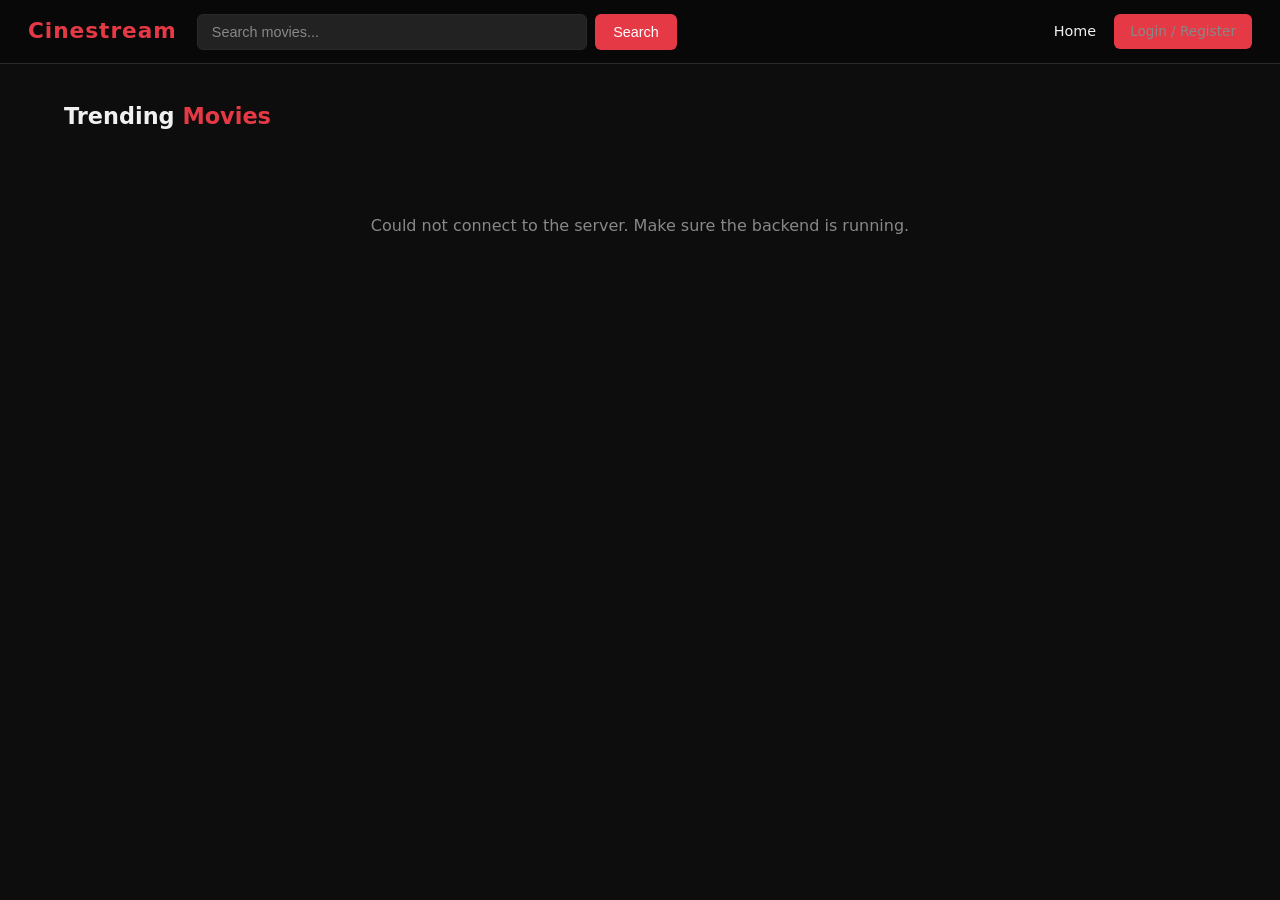
<file: frontend/index.html>
<!DOCTYPE html>
<html lang="en">
<head>
  <meta charset="UTF-8">
  <meta name="viewport" content="width=device-width, initial-scale=1.0">
  <title>Cinestream – Discover Movies</title>
  <link rel="stylesheet" href="css/styles.css">
</head>
<body>

  <nav>
    <a href="index.html" class="nav-logo">Cinestream</a>
    <div class="nav-search">
      <input type="text" id="searchInput" placeholder="Search movies...">
      <button onclick="doSearch()">Search</button>
    </div>
    <button class="mobile-search-btn" onclick="toggleMobileSearch()" aria-label="Search">
      <svg width="18" height="18" viewBox="0 0 24 24" fill="none" stroke="currentColor" stroke-width="2"><circle cx="11" cy="11" r="8"/><line x1="21" y1="21" x2="16.65" y2="16.65"/></svg>
    </button>
    <div class="nav-links" id="navLinks"></div>
  </nav>
  <div class="mobile-search-bar" id="mobileSearchBar">
    <input type="text" id="mobileSearchInput" placeholder="Search movies...">
    <button onclick="doMobileSearch()">Search</button>
  </div>

  <main>
    <h2 class="section-title">Trending <span>Movies</span></h2>
    <div class="movie-grid" id="movieGrid">
      <p class="loading">Loading movies...</p>
    </div>
    <div class="pagination" id="pagination"></div>
  </main>

  <script src="js/utils.js"></script>
  <script>
    async function loadMovies(page) {
      const grid = document.getElementById('movieGrid');
      grid.innerHTML = '<p class="loading">Loading movies...</p>';
      try {
        const res  = await fetch(`${API}/movies/popular?page=${page}`, { credentials: 'include' });
        const data = await res.json();
        const movies = data.results || [];
        if (!movies.length) {
          grid.innerHTML = '<div class="empty-state"><h3>No movies found</h3></div>';
          return;
        }
        grid.innerHTML = movies.map(movieCard).join('');
        buildPagination(Math.min(data.total_pages || 1, 10), page);
      } catch {
        grid.innerHTML = '<p class="loading">Could not connect to the server. Make sure the backend is running.</p>';
      }
    }

    function buildPagination(total, current) {
      const pg = document.getElementById('pagination');
      pg.innerHTML = '';
      const btn = (label, page, active) => {
        const b = document.createElement('button');
        b.textContent = label;
        if (active) b.classList.add('active');
        b.onclick = () => loadMovies(page);
        pg.appendChild(b);
      };
      if (current > 1) btn('Prev', current - 1, false);
      for (let i = Math.max(1, current - 2); i <= Math.min(total, current + 2); i++) {
        btn(i, i, i === current);
      }
      if (current < total) btn('Next', current + 1, false);
    }

    renderNav('home');
    setupSearchInput();
    loadMovies(1);
  </script>

</body>
</html>
</file>
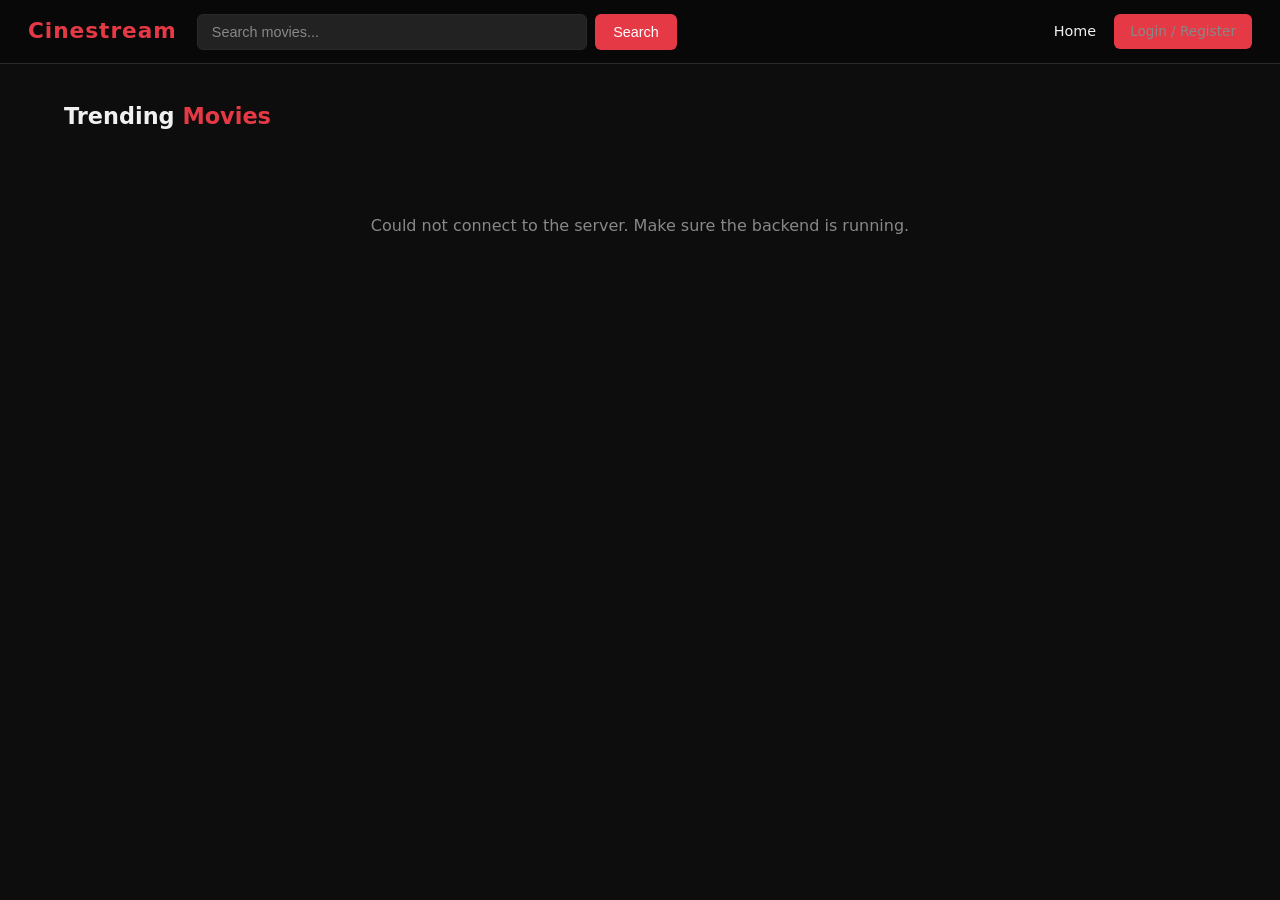
<file: frontend/admin.html>
<!DOCTYPE html>
<html lang="en">
<head>
  <meta charset="UTF-8">
  <meta name="viewport" content="width=device-width, initial-scale=1.0">
  <title>Admin Panel – Cinestream</title>
  <link rel="stylesheet" href="css/styles.css">
</head>
<body>

  <nav>
    <a href="index.html" class="nav-logo">Cinestream</a>
    <div class="nav-links" id="navLinks"></div>
  </nav>

  <div class="admin-wrap">

    <!-- SIDEBAR -->
    <aside class="admin-sidebar">
      <span class="sidebar-label">Admin Panel</span>
      <a href="#" id="sidebarUsers" onclick="showSection('users')" class="active">User Management</a>
      <a href="#" id="sidebarReviews" onclick="showSection('reviews')">Moderate Reviews</a>
    </aside>

    <!-- MAIN CONTENT -->
    <div class="admin-main">

      <!-- USER MANAGEMENT -->
      <div id="sectionUsers">
        <h1>User Management</h1>
        <p class="admin-subtitle">View and manage user accounts. Deactivated users cannot log in.</p>
        <div class="table-wrap">
          <table>
            <thead>
              <tr>
                <th>ID</th>
                <th>Username</th>
                <th>Email</th>
                <th>Status</th>
                <th>Action</th>
              </tr>
            </thead>
            <tbody id="usersTableBody">
              <tr><td colspan="5" style="text-align:center;color:var(--text-muted);padding:24px">Loading...</td></tr>
            </tbody>
          </table>
        </div>
      </div>

      <!-- MODERATE REVIEWS -->
      <div id="sectionReviews" style="display:none">
        <h1>Moderate Reviews</h1>
        <p class="admin-subtitle">View and delete user reviews across the platform.</p>
        <div class="table-wrap">
          <table>
            <thead>
              <tr>
                <th>ID</th>
                <th>User ID</th>
                <th>Movie ID</th>
                <th>Rating</th>
                <th>Comment</th>
                <th>Date</th>
                <th>Action</th>
              </tr>
            </thead>
            <tbody id="reviewsTableBody">
              <tr><td colspan="7" style="text-align:center;color:var(--text-muted);padding:24px">Loading...</td></tr>
            </tbody>
          </table>
        </div>
      </div>

    </div>
  </div>

  <script src="js/utils.js"></script>
  <script src="js/admin.js"></script>

</body>
</html>
</file>
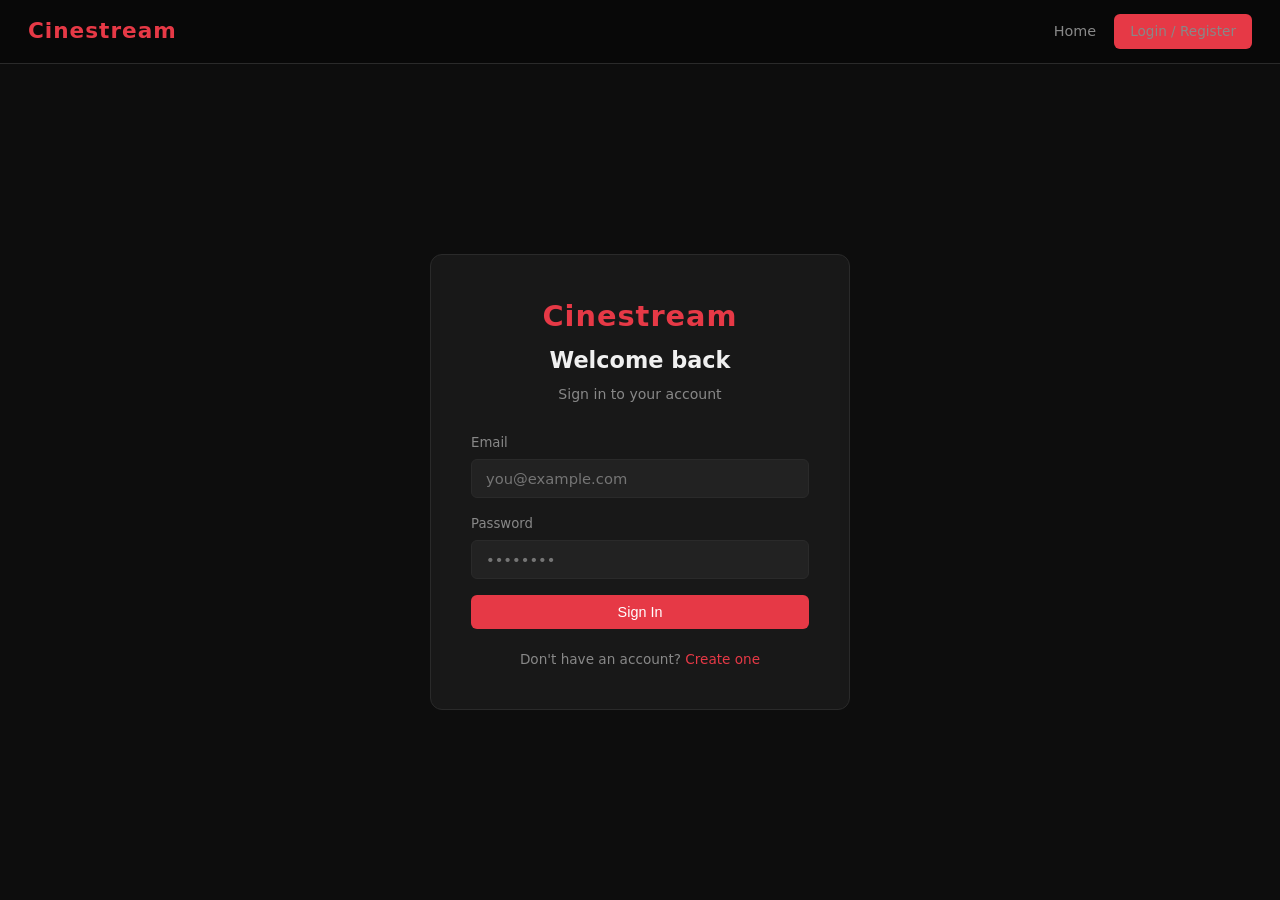
<file: frontend/auth.html>
<!DOCTYPE html>
<html lang="en">
<head>
  <meta charset="UTF-8">
  <meta name="viewport" content="width=device-width, initial-scale=1.0">
  <title>Login – Cinestream</title>
  <link rel="stylesheet" href="css/styles.css">
</head>
<body>

  <nav>
    <a href="index.html" class="nav-logo">Cinestream</a>
    <div class="nav-links" id="navLinks"></div>
  </nav>

  <div class="auth-page">
    <div class="auth-container">

      <div class="auth-logo">Cinestream</div>

      <!-- LOGIN FORM -->
      <div id="loginSection">
        <h2 class="auth-title">Welcome back</h2>
        <p class="auth-subtitle">Sign in to your account</p>

        <div class="auth-error" id="loginError"></div>

        <div class="form-group">
          <label for="loginEmail">Email</label>
          <input type="email" id="loginEmail" placeholder="you@example.com">
        </div>
        <div class="form-group">
          <label for="loginPassword">Password</label>
          <input type="password" id="loginPassword" placeholder="••••••••">
        </div>

        <button class="btn btn-primary btn-full" onclick="doLogin()">Sign In</button>

        <p class="auth-toggle">
          Don't have an account? <a onclick="showRegister()">Create one</a>
        </p>
      </div>

      <!-- REGISTER FORM -->
      <div id="registerSection" style="display:none">
        <h2 class="auth-title">Create account</h2>
        <p class="auth-subtitle">Join Cinestream to track your watchlist</p>

        <div class="auth-error" id="registerError"></div>

        <div class="form-group">
          <label for="regUsername">Username</label>
          <input type="text" id="regUsername" placeholder="e.g. moviefan99">
        </div>
        <div class="form-group">
          <label for="regEmail">Email</label>
          <input type="email" id="regEmail" placeholder="you@example.com">
        </div>
        <div class="form-group">
          <label for="regPassword">Password</label>
          <input type="password" id="regPassword" placeholder="••••••••">
        </div>

        <button class="btn btn-primary btn-full" onclick="doRegister()">Create Account</button>

        <p class="auth-toggle">
          Already have an account? <a onclick="showLogin()">Sign in</a>
        </p>
      </div>

    </div>
  </div>

  <script src="js/utils.js"></script>
  <script src="js/auth.js"></script>

</body>
</html>
</file>
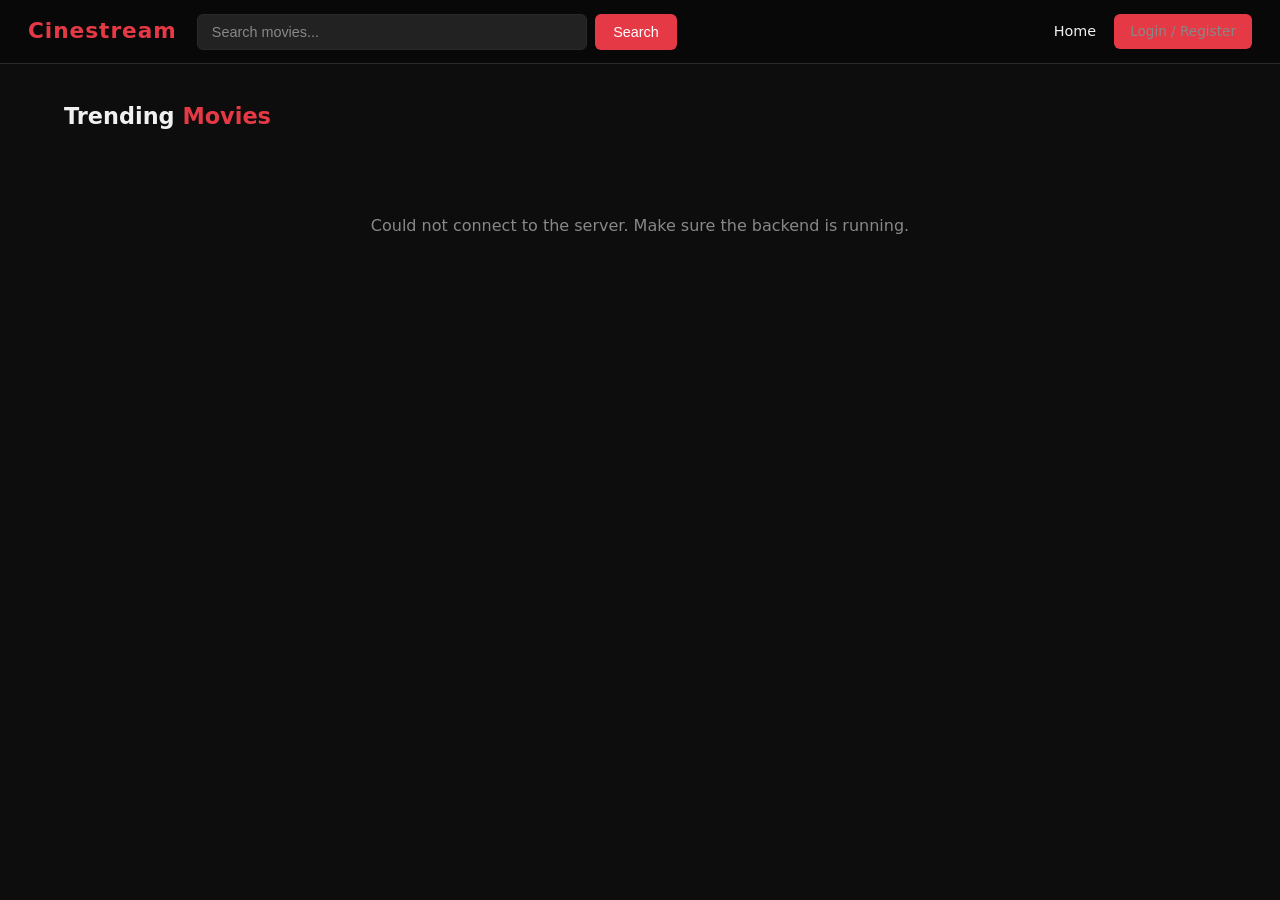
<file: frontend/movie.html>
<!DOCTYPE html>
<html lang="en">
<head>
  <meta charset="UTF-8">
  <meta name="viewport" content="width=device-width, initial-scale=1.0">
  <title>Movie – Cinestream</title>
  <link rel="stylesheet" href="css/styles.css">
</head>
<body>

  <nav>
    <a href="index.html" class="nav-logo">Cinestream</a>
    <div class="nav-search">
      <input type="text" id="searchInput" placeholder="Search movies...">
      <button onclick="doSearch()">Search</button>
    </div>
    <button class="mobile-search-btn" onclick="toggleMobileSearch()" aria-label="Search">
      <svg width="18" height="18" viewBox="0 0 24 24" fill="none" stroke="currentColor" stroke-width="2"><circle cx="11" cy="11" r="8"/><line x1="21" y1="21" x2="16.65" y2="16.65"/></svg>
    </button>
    <div class="nav-links" id="navLinks"></div>
  </nav>
  <div class="mobile-search-bar" id="mobileSearchBar">
    <input type="text" id="mobileSearchInput" placeholder="Search movies...">
    <button onclick="doMobileSearch()">Search</button>
  </div>

  <main>
    <!-- MOVIE DETAILS -->
    <div class="movie-details-top" id="movieDetails">
      <p class="loading" style="grid-column:1/-1">Loading movie...</p>
    </div>

    <hr class="section-divider">

    <!-- REVIEWS -->
    <div id="reviewsSection">
      <div class="reviews-header">
        <h2>Reviews</h2>
      </div>

      <!-- Write a review (only shown when logged in and hasn't reviewed yet) -->
      <div class="review-form-box" id="reviewFormBox" style="display:none">
        <h3>Write a Review</h3>
        <div class="rating-row">
          <label>Rating</label>
          <div class="star-picker" id="starPicker">
            <span data-val="1">&#9733;</span>
            <span data-val="2">&#9733;</span>
            <span data-val="3">&#9733;</span>
            <span data-val="4">&#9733;</span>
            <span data-val="5">&#9733;</span>
          </div>
        </div>
        <div class="form-group">
          <textarea id="reviewComment" placeholder="Share your thoughts about this movie..."></textarea>
        </div>
        <button class="btn btn-primary" onclick="submitReview()">Post Review</button>
      </div>

      <div id="reviewsList"></div>
    </div>

    <hr class="section-divider">

    <!-- MORE LIKE THIS -->
    <div id="recommendationsSection">
      <h2 class="section-title">More Like <span>This</span></h2>
      <div class="horizontal-scroll" id="recommendationsList">
        <p class="loading">Loading recommendations...</p>
      </div>
    </div>
  </main>

  <script src="js/utils.js"></script>
  <script src="js/movie.js"></script>

</body>
</html>
</file>
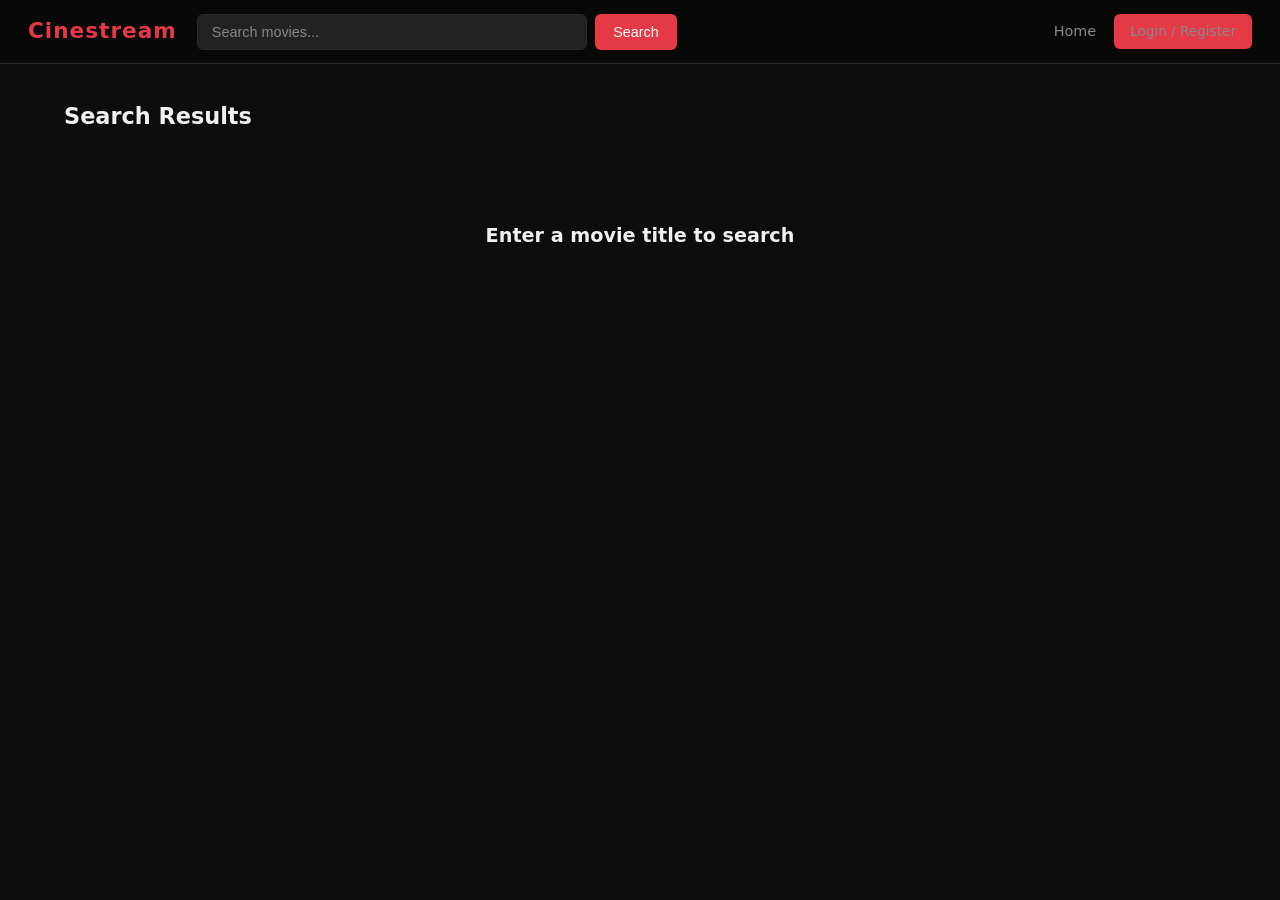
<file: frontend/search.html>
<!DOCTYPE html>
<html lang="en">
<head>
  <meta charset="UTF-8">
  <meta name="viewport" content="width=device-width, initial-scale=1.0">
  <title>Search – Cinestream</title>
  <link rel="stylesheet" href="css/styles.css">
</head>
<body>

  <nav>
    <a href="index.html" class="nav-logo">Cinestream</a>
    <div class="nav-search">
      <input type="text" id="searchInput" placeholder="Search movies...">
      <button onclick="doSearch()">Search</button>
    </div>
    <button class="mobile-search-btn" onclick="toggleMobileSearch()" aria-label="Search">
      <svg width="18" height="18" viewBox="0 0 24 24" fill="none" stroke="currentColor" stroke-width="2"><circle cx="11" cy="11" r="8"/><line x1="21" y1="21" x2="16.65" y2="16.65"/></svg>
    </button>
    <div class="nav-links" id="navLinks"></div>
  </nav>
  <div class="mobile-search-bar" id="mobileSearchBar">
    <input type="text" id="mobileSearchInput" placeholder="Search movies...">
    <button onclick="doMobileSearch()">Search</button>
  </div>

  <main>
    <h2 class="section-title" id="searchTitle">Search Results</h2>
    <div class="movie-grid" id="movieGrid">
      <p class="loading">Searching...</p>
    </div>
  </main>

  <script src="js/utils.js"></script>
  <script src="js/search.js"></script>

</body>
</html>
</file>
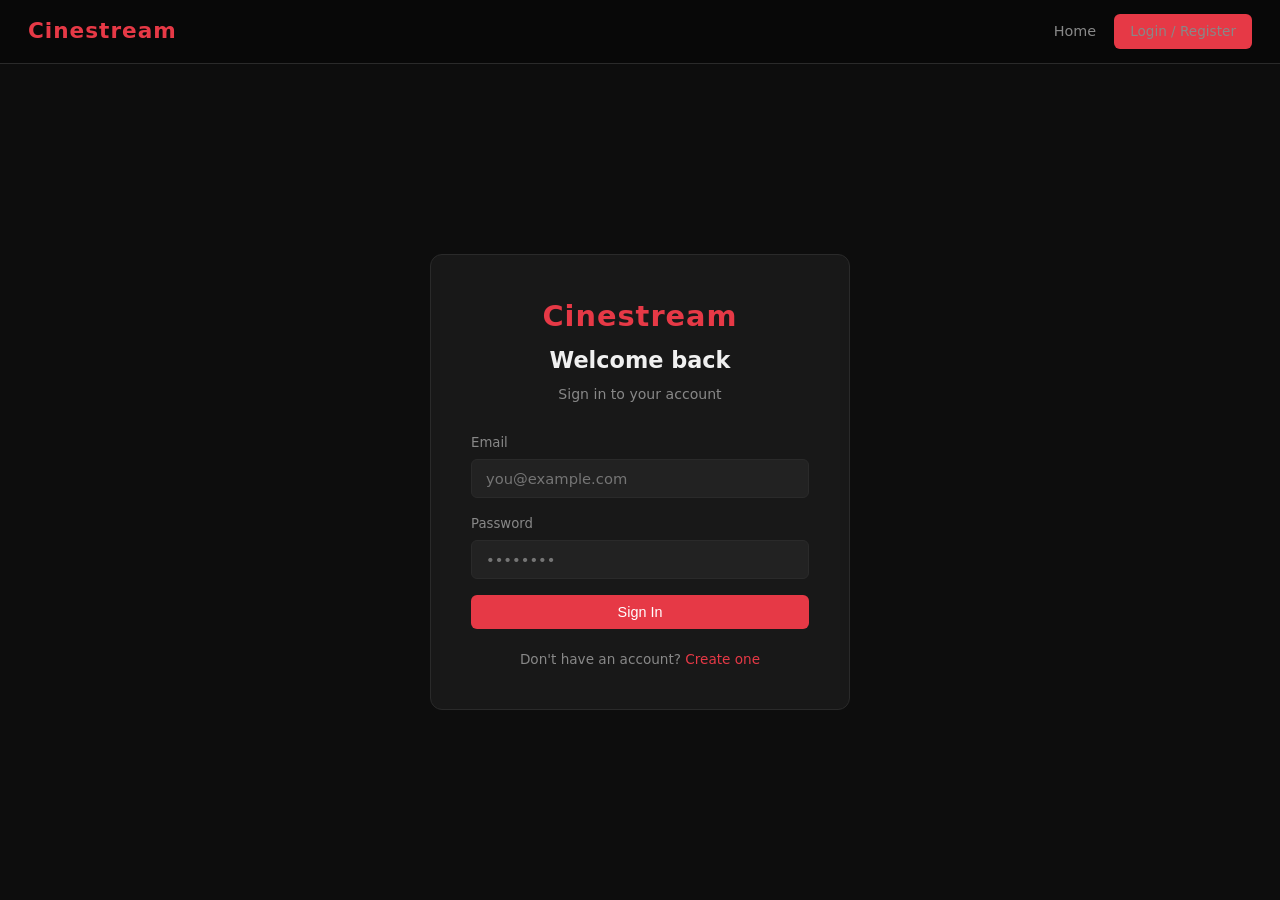
<file: frontend/watchlist.html>
<!DOCTYPE html>
<html lang="en">
<head>
  <meta charset="UTF-8">
  <meta name="viewport" content="width=device-width, initial-scale=1.0">
  <title>Watchlist – Cinestream</title>
  <link rel="stylesheet" href="css/styles.css">
</head>
<body>

  <nav>
    <a href="index.html" class="nav-logo">Cinestream</a>
    <div class="nav-search">
      <input type="text" id="searchInput" placeholder="Search movies...">
      <button onclick="doSearch()">Search</button>
    </div>
    <button class="mobile-search-btn" onclick="toggleMobileSearch()" aria-label="Search">
      <svg width="18" height="18" viewBox="0 0 24 24" fill="none" stroke="currentColor" stroke-width="2"><circle cx="11" cy="11" r="8"/><line x1="21" y1="21" x2="16.65" y2="16.65"/></svg>
    </button>
    <div class="nav-links" id="navLinks"></div>
  </nav>
  <div class="mobile-search-bar" id="mobileSearchBar">
    <input type="text" id="mobileSearchInput" placeholder="Search movies...">
    <button onclick="doMobileSearch()">Search</button>
  </div>

  <main>
    <div class="page-header">
      <h1>My Watchlist</h1>
      <p>Movies you want to watch</p>
    </div>

    <div class="movie-grid" id="watchlistGrid">
      <p class="loading">Loading watchlist...</p>
    </div>
  </main>

  <script src="js/utils.js"></script>
  <script>
    const user = getUser();
    if (!user) window.location.href = 'auth.html';

    renderNav('watchlist');
    setupSearchInput();

    async function loadWatchlist() {
      const grid = document.getElementById('watchlistGrid');
      try {
        const res   = await fetch(`${API}/watchlist/`, { credentials: 'include' });
        const items = await res.json();

        if (!items.length) {
          grid.innerHTML = `
            <div class="empty-state">
              <h3>Your watchlist is empty</h3>
              <p>Browse movies and click "Add to Watchlist" to save them here</p>
              <a href="index.html" class="btn btn-primary" style="margin-top:16px">Browse Movies</a>
            </div>`;
          return;
        }

        grid.innerHTML = items.map(item => `
          <div class="movie-card">
            ${item.poster_path
              ? `<img src="https://image.tmdb.org/t/p/w300${item.poster_path}" alt="${item.title}" loading="lazy" onclick="window.location.href='movie.html?id=${item.tmdb_id}'" style="cursor:pointer">`
              : `<div class="movie-card-no-poster" onclick="window.location.href='movie.html?id=${item.tmdb_id}'" style="cursor:pointer">No Poster</div>`}
            <div class="movie-card-info">
              <div class="movie-card-title" title="${item.title}">${item.title}</div>
              <div style="margin-top:8px">
                <button class="btn btn-danger btn-sm" onclick="removeFromWatchlist(${item.tmdb_id}, this)">Remove</button>
              </div>
            </div>
          </div>`).join('');

      } catch {
        grid.innerHTML = '<p class="loading">Could not load watchlist. Make sure the backend is running.</p>';
      }
    }

    async function removeFromWatchlist(tmdbId, btn) {
      btn.disabled = true;
      btn.textContent = '...';
      const res = await fetch(`${API}/watchlist/remove/${tmdbId}`, { method: 'DELETE', credentials: 'include' });
      if (res.ok) { toast('Removed from watchlist'); loadWatchlist(); }
      else        { toast('Could not remove.', 'error'); btn.disabled = false; btn.textContent = 'Remove'; }
    }

    loadWatchlist();
  </script>

</body>
</html>
</file>
<file: frontend/css/styles.css>
/* =========================================
   Cinestream – Global Styles (Dark Cinema Theme)
   ========================================= */

*, *::before, *::after { box-sizing: border-box; margin: 0; padding: 0; }

:root {
  --bg:           #0d0d0d;
  --surface:      #181818;
  --surface2:     #222222;
  --accent:       #e63946;
  --accent-hover: #c1121f;
  --text:         #f0f0f0;
  --text-muted:   #888888;
  --border:       #2a2a2a;
  --gold:         #f4d03f;
  --nav-h:        64px;
}

body {
  background: var(--bg);
  color: var(--text);
  font-family: 'Segoe UI', system-ui, -apple-system, sans-serif;
  min-height: 100vh;
  line-height: 1.5;
}

a { color: inherit; text-decoration: none; }

/* ---- NAVIGATION ---- */
nav {
  position: sticky;
  top: 0;
  z-index: 200;
  height: var(--nav-h);
  background: #080808;
  border-bottom: 1px solid var(--border);
  display: flex;
  align-items: center;
  gap: 20px;
  padding: 0 28px;
}

.nav-logo {
  font-size: 1.35rem;
  font-weight: 800;
  color: var(--accent);
  letter-spacing: 1px;
  white-space: nowrap;
  flex-shrink: 0;
}

.nav-search {
  flex: 1;
  max-width: 480px;
  display: flex;
  gap: 8px;
}

.nav-search input {
  flex: 1;
  padding: 9px 14px;
  background: var(--surface2);
  border: 1px solid var(--border);
  border-radius: 6px;
  color: var(--text);
  font-size: 0.9rem;
  outline: none;
  transition: border-color 0.2s;
}

.nav-search input::placeholder { color: var(--text-muted); }
.nav-search input:focus { border-color: var(--accent); }

.nav-search button {
  padding: 9px 18px;
  background: var(--accent);
  color: #fff;
  border: none;
  border-radius: 6px;
  font-size: 0.9rem;
  font-weight: 500;
  cursor: pointer;
  transition: background 0.2s;
  white-space: nowrap;
}

.nav-search button:hover { background: var(--accent-hover); }

.nav-links {
  margin-left: auto;
  display: flex;
  align-items: center;
  gap: 18px;
  flex-shrink: 0;
}

.nav-links a {
  color: var(--text-muted);
  font-size: 0.9rem;
  transition: color 0.2s;
}

.nav-links a:hover,
.nav-links a.active { color: var(--text); }

/* ---- USER PROFILE DROPDOWN ---- */
.user-menu {
  position: relative;
}

.user-avatar {
  width: 38px;
  height: 38px;
  border-radius: 50%;
  background: var(--accent);
  color: #fff;
  font-size: 1rem;
  font-weight: 700;
  border: none;
  cursor: pointer;
  display: flex;
  align-items: center;
  justify-content: center;
  text-transform: uppercase;
  transition: opacity 0.2s;
  flex-shrink: 0;
}

.user-avatar:hover { opacity: 0.85; }

.user-dropdown {
  display: none;
  position: absolute;
  top: calc(100% + 10px);
  right: 0;
  width: 220px;
  background: #1e1e2e;
  border: 1px solid var(--border);
  border-radius: 10px;
  box-shadow: 0 8px 28px rgba(0,0,0,0.5);
  z-index: 300;
  overflow: hidden;
}

.user-dropdown.open { display: block; }

.user-dropdown-header {
  padding: 14px 16px;
  border-bottom: 1px solid var(--border);
  display: flex;
  flex-direction: column;
  gap: 2px;
}

.user-dropdown-header strong {
  color: var(--text);
  font-size: 0.95rem;
}

.user-dropdown-header span {
  color: var(--text-muted);
  font-size: 0.78rem;
}

.user-dropdown-item {
  display: flex;
  align-items: center;
  gap: 10px;
  padding: 11px 16px;
  color: var(--text-muted);
  font-size: 0.88rem;
  text-decoration: none;
  background: none;
  border: none;
  width: 100%;
  cursor: pointer;
  transition: background 0.15s, color 0.15s;
  text-align: left;
}

.user-dropdown-item:hover {
  background: var(--surface2);
  color: var(--text);
}

.user-dropdown-item svg {
  flex-shrink: 0;
  opacity: 0.7;
}

.user-dropdown-item:hover svg { opacity: 1; }

.user-dropdown-divider {
  height: 1px;
  background: var(--border);
  margin: 4px 0;
}

.user-dropdown-logout {
  color: var(--accent);
}

.user-dropdown-logout:hover {
  background: rgba(230,57,70,0.12);
  color: var(--accent);
}

/* ---- BUTTONS ---- */
.btn {
  display: inline-flex;
  align-items: center;
  gap: 6px;
  padding: 9px 20px;
  border-radius: 6px;
  border: none;
  cursor: pointer;
  font-size: 0.9rem;
  font-weight: 500;
  transition: background 0.2s, border-color 0.2s, color 0.2s;
}

.btn-primary { background: var(--accent); color: #fff; }
.btn-primary:hover { background: var(--accent-hover); }

.btn-outline {
  background: transparent;
  color: var(--text-muted);
  border: 1px solid var(--border);
}
.btn-outline:hover { border-color: var(--text-muted); color: var(--text); }

.btn-success { background: #2ecc71; color: #fff; }
.btn-success:hover { background: #27ae60; }

.btn-danger { background: transparent; color: #e74c3c; border: 1px solid #e74c3c; }
.btn-danger:hover { background: #e74c3c; color: #fff; }

.btn-sm { padding: 5px 12px; font-size: 0.8rem; }
.btn-full { width: 100%; justify-content: center; }

/* ---- MAIN LAYOUT ---- */
main {
  max-width: 1200px;
  margin: 0 auto;
  padding: 36px 24px;
}

.section-title {
  font-size: 1.4rem;
  font-weight: 700;
  margin-bottom: 24px;
}

.section-title span { color: var(--accent); }

/* ---- MOVIE GRID ---- */
.movie-grid {
  display: grid;
  grid-template-columns: repeat(auto-fill, minmax(155px, 1fr));
  gap: 20px;
}

/* ---- MOVIE CARD ---- */
.movie-card {
  background: var(--surface);
  border-radius: 8px;
  overflow: hidden;
  cursor: pointer;
  position: relative;
  border: 1px solid var(--border);
  transition: transform 0.2s, box-shadow 0.2s, border-color 0.2s;
}

.movie-card:hover {
  transform: translateY(-5px);
  box-shadow: 0 12px 32px rgba(0,0,0,0.6);
  border-color: #444;
}

.movie-card img {
  width: 100%;
  aspect-ratio: 2/3;
  object-fit: cover;
  display: block;
}

.movie-card-no-poster {
  width: 100%;
  aspect-ratio: 2/3;
  background: var(--surface2);
  display: flex;
  align-items: center;
  justify-content: center;
  color: var(--text-muted);
  font-size: 0.75rem;
  text-align: center;
  padding: 12px;
}

.movie-card-overlay {
  position: absolute;
  inset: 0;
  background: rgba(0,0,0,0.72);
  display: flex;
  align-items: center;
  justify-content: center;
  opacity: 0;
  transition: opacity 0.2s;
}

.movie-card:hover .movie-card-overlay { opacity: 1; }

.movie-card-info { padding: 10px 12px; }

.movie-card-title {
  font-size: 0.85rem;
  font-weight: 600;
  white-space: nowrap;
  overflow: hidden;
  text-overflow: ellipsis;
  margin-bottom: 5px;
}

.movie-card-meta {
  display: flex;
  justify-content: space-between;
  font-size: 0.75rem;
  color: var(--text-muted);
}

.movie-card-rating { color: var(--gold); }

/* ---- STATES ---- */
.loading {
  grid-column: 1 / -1;
  text-align: center;
  color: var(--text-muted);
  padding: 56px 24px;
  font-size: 1rem;
}

.empty-state {
  grid-column: 1 / -1;
  text-align: center;
  color: var(--text-muted);
  padding: 64px 24px;
}

.empty-state h3 { font-size: 1.2rem; margin-bottom: 8px; color: var(--text); }
.empty-state p { font-size: 0.9rem; }

/* ---- PAGINATION ---- */
.pagination {
  display: flex;
  justify-content: center;
  gap: 8px;
  margin-top: 36px;
  flex-wrap: wrap;
}

.pagination button {
  padding: 8px 16px;
  background: var(--surface2);
  color: var(--text-muted);
  border: 1px solid var(--border);
  border-radius: 6px;
  cursor: pointer;
  font-size: 0.85rem;
  transition: all 0.2s;
}

.pagination button:hover { background: var(--surface); color: var(--text); }
.pagination button.active { background: var(--accent); color: #fff; border-color: var(--accent); }

/* ---- TOAST NOTIFICATION ---- */
.toast {
  position: fixed;
  bottom: 28px;
  right: 28px;
  background: var(--surface2);
  color: var(--text);
  padding: 14px 20px;
  border-radius: 8px;
  border-left: 4px solid var(--accent);
  font-size: 0.88rem;
  z-index: 9999;
  max-width: 320px;
  box-shadow: 0 4px 20px rgba(0,0,0,0.5);
  animation: toastIn 0.3s ease;
}

.toast.success { border-left-color: #2ecc71; }
.toast.error   { border-left-color: #e74c3c; }

/* ---- PROFILE MODAL ---- */
.profile-modal-overlay {
  position: fixed;
  inset: 0;
  background: rgba(0,0,0,0.6);
  display: flex;
  align-items: center;
  justify-content: center;
  z-index: 9000;
  animation: toastIn 0.2s ease;
}

.profile-modal {
  background: #1e1e2e;
  border: 1px solid var(--border);
  border-radius: 14px;
  padding: 40px 36px 32px;
  text-align: center;
  width: 300px;
  position: relative;
  box-shadow: 0 16px 48px rgba(0,0,0,0.6);
}

.profile-modal-close {
  position: absolute;
  top: 12px;
  right: 14px;
  background: none;
  border: none;
  color: var(--text-muted);
  font-size: 1.4rem;
  cursor: pointer;
  line-height: 1;
}

.profile-modal-close:hover { color: var(--text); }

.profile-modal-avatar {
  width: 72px;
  height: 72px;
  border-radius: 50%;
  background: var(--accent);
  color: #fff;
  font-size: 2rem;
  font-weight: 700;
  display: flex;
  align-items: center;
  justify-content: center;
  margin: 0 auto 16px;
  text-transform: uppercase;
}

.profile-modal-name {
  font-size: 1.2rem;
  font-weight: 700;
  color: var(--text);
  margin-bottom: 4px;
}

.profile-modal-email {
  font-size: 0.85rem;
  color: var(--text-muted);
  margin-bottom: 14px;
}

.profile-modal-badge {
  display: inline-block;
  padding: 4px 14px;
  border-radius: 20px;
  background: rgba(230,57,70,0.15);
  color: var(--accent);
  font-size: 0.78rem;
  font-weight: 600;
  letter-spacing: 0.5px;
}

@keyframes toastIn {
  from { transform: translateX(110%); opacity: 0; }
  to   { transform: translateX(0);    opacity: 1; }
}

/* ---- AUTH PAGE ---- */
.auth-page {
  min-height: calc(100vh - var(--nav-h));
  display: flex;
  align-items: center;
  justify-content: center;
  padding: 24px;
}

.auth-container {
  width: 100%;
  max-width: 420px;
  background: var(--surface);
  border: 1px solid var(--border);
  border-radius: 12px;
  padding: 40px;
}

.auth-logo {
  text-align: center;
  font-size: 1.8rem;
  font-weight: 800;
  color: var(--accent);
  letter-spacing: 1px;
  margin-bottom: 6px;
}

.auth-title {
  font-size: 1.4rem;
  font-weight: 700;
  text-align: center;
  margin-bottom: 6px;
}

.auth-subtitle {
  color: var(--text-muted);
  text-align: center;
  font-size: 0.88rem;
  margin-bottom: 28px;
}

.form-group { margin-bottom: 16px; }

.form-group label {
  display: block;
  font-size: 0.83rem;
  color: var(--text-muted);
  margin-bottom: 6px;
  font-weight: 500;
}

.form-group input,
.form-group textarea,
.form-group select {
  width: 100%;
  padding: 10px 14px;
  background: var(--surface2);
  border: 1px solid var(--border);
  border-radius: 6px;
  color: var(--text);
  font-size: 0.92rem;
  outline: none;
  font-family: inherit;
  transition: border-color 0.2s;
}

.form-group input:focus,
.form-group textarea:focus { border-color: var(--accent); }

.form-group textarea { resize: vertical; min-height: 80px; }

.auth-error {
  background: rgba(230, 57, 70, 0.12);
  border: 1px solid rgba(230, 57, 70, 0.4);
  color: #ff6b6b;
  padding: 10px 14px;
  border-radius: 6px;
  font-size: 0.85rem;
  margin-bottom: 16px;
  display: none;
}

.auth-toggle {
  text-align: center;
  margin-top: 20px;
  font-size: 0.85rem;
  color: var(--text-muted);
}

.auth-toggle a { color: var(--accent); cursor: pointer; }

/* ---- MOVIE DETAILS PAGE ---- */
.movie-details-top {
  display: grid;
  grid-template-columns: 260px 1fr;
  gap: 40px;
  margin-bottom: 48px;
}

.movie-poster img {
  width: 100%;
  border-radius: 10px;
  box-shadow: 0 8px 40px rgba(0,0,0,0.7);
}

.movie-poster-placeholder {
  width: 100%;
  aspect-ratio: 2/3;
  background: var(--surface2);
  border-radius: 10px;
  display: flex;
  align-items: center;
  justify-content: center;
  color: var(--text-muted);
}

.movie-info h1 {
  font-size: 1.9rem;
  font-weight: 800;
  margin-bottom: 10px;
  line-height: 1.2;
}

.movie-meta {
  display: flex;
  flex-wrap: wrap;
  gap: 20px;
  margin-bottom: 14px;
  color: var(--text-muted);
  font-size: 0.88rem;
}

.movie-meta .tmdb-rating {
  color: var(--gold);
  font-weight: 700;
  font-size: 1rem;
}

.genre-tags {
  display: flex;
  flex-wrap: wrap;
  gap: 8px;
  margin-bottom: 20px;
}

.genre-tag {
  padding: 4px 14px;
  background: var(--surface2);
  border: 1px solid var(--border);
  border-radius: 20px;
  font-size: 0.78rem;
  color: var(--text-muted);
}

.movie-overview {
  color: #ccc;
  line-height: 1.75;
  margin-bottom: 20px;
  font-size: 0.94rem;
}

.movie-cast {
  font-size: 0.88rem;
  color: var(--text-muted);
  margin-bottom: 24px;
}

.movie-cast strong { color: var(--text); }

.movie-actions {
  display: flex;
  flex-wrap: wrap;
  gap: 10px;
}

/* ---- REVIEWS ---- */
.section-divider {
  border: none;
  border-top: 1px solid var(--border);
  margin: 40px 0 32px;
}

.reviews-header {
  display: flex;
  justify-content: space-between;
  align-items: center;
  margin-bottom: 24px;
}

.reviews-header h2 { font-size: 1.3rem; }

.review-form-box {
  background: var(--surface);
  border: 1px solid var(--border);
  border-radius: 10px;
  padding: 20px;
  margin-bottom: 28px;
}

.review-form-box h3 {
  font-size: 0.95rem;
  color: var(--text-muted);
  margin-bottom: 14px;
}

.rating-row {
  display: flex;
  align-items: center;
  gap: 10px;
  margin-bottom: 12px;
}

.rating-row label { font-size: 0.85rem; color: var(--text-muted); min-width: 55px; }

/* Stars */
.star-picker {
  display: flex;
  gap: 4px;
}

.star-picker span {
  font-size: 1.6rem;
  color: var(--border);
  cursor: pointer;
  transition: color 0.15s, transform 0.1s;
  line-height: 1;
}

.star-picker span:hover,
.star-picker span.active { color: var(--gold); }

.star-picker span:hover { transform: scale(1.15); }

.review-score { color: var(--gold); letter-spacing: 1px; }

.review-card {
  background: var(--surface);
  border: 1px solid var(--border);
  border-radius: 8px;
  padding: 16px;
  margin-bottom: 12px;
}

.review-card-top {
  display: flex;
  justify-content: space-between;
  align-items: flex-start;
  margin-bottom: 8px;
}

.review-user  { font-weight: 600; font-size: 0.9rem; }
.review-score { color: var(--gold); font-size: 0.85rem; }
.review-text  { color: #ccc; font-size: 0.9rem; line-height: 1.6; }
.review-date  { color: var(--text-muted); font-size: 0.75rem; margin-top: 8px; }

.review-own-actions { display: flex; gap: 8px; margin-top: 10px; }

/* ---- MORE LIKE THIS ---- */
.horizontal-scroll {
  display: flex;
  gap: 16px;
  overflow-x: auto;
  padding-bottom: 8px;
  scrollbar-width: thin;
  scrollbar-color: var(--border) transparent;
}

.horizontal-scroll .movie-card { flex: 0 0 145px; }

/* ---- WATCHLIST PAGE ---- */
.page-header { margin-bottom: 28px; }
.page-header h1 { font-size: 1.6rem; margin-bottom: 6px; }
.page-header p  { color: var(--text-muted); font-size: 0.9rem; }

/* ---- ADMIN PANEL ---- */
.admin-wrap {
  display: flex;
  min-height: calc(100vh - var(--nav-h));
}

.admin-sidebar {
  width: 220px;
  flex-shrink: 0;
  background: var(--surface);
  border-right: 1px solid var(--border);
  padding: 24px 0;
}

.sidebar-label {
  font-size: 0.7rem;
  text-transform: uppercase;
  letter-spacing: 1.2px;
  color: var(--text-muted);
  padding: 0 20px;
  margin-bottom: 6px;
  margin-top: 16px;
  display: block;
}

.admin-sidebar a {
  display: flex;
  align-items: center;
  gap: 8px;
  padding: 10px 20px;
  color: var(--text-muted);
  font-size: 0.88rem;
  border-left: 3px solid transparent;
  transition: all 0.2s;
}

.admin-sidebar a:hover,
.admin-sidebar a.active {
  background: var(--surface2);
  color: var(--text);
  border-left-color: var(--accent);
}

.admin-main { flex: 1; padding: 32px; overflow-x: auto; }
.admin-main h1 { font-size: 1.4rem; margin-bottom: 6px; }
.admin-main .admin-subtitle { color: var(--text-muted); font-size: 0.88rem; margin-bottom: 24px; }

/* ---- TABLE ---- */
.table-wrap {
  overflow-x: auto;
  border-radius: 8px;
  border: 1px solid var(--border);
}

table { width: 100%; border-collapse: collapse; font-size: 0.88rem; }

table th {
  background: var(--surface2);
  color: var(--text-muted);
  padding: 12px 16px;
  text-align: left;
  font-size: 0.75rem;
  text-transform: uppercase;
  letter-spacing: 0.5px;
  font-weight: 600;
  border-bottom: 1px solid var(--border);
}

table td {
  padding: 12px 16px;
  border-bottom: 1px solid var(--border);
  color: var(--text);
  vertical-align: middle;
}

table tr:last-child td { border-bottom: none; }
table tbody tr:hover td { background: rgba(255,255,255,0.02); }

.badge {
  display: inline-block;
  padding: 3px 10px;
  border-radius: 20px;
  font-size: 0.72rem;
  font-weight: 600;
}

.badge-active   { background: rgba(46,204,113,0.15); color: #2ecc71; }
.badge-inactive { background: rgba(231,76,60,0.15);  color: #e74c3c; }

/* ---- RESPONSIVE ---- */

/* Tablet */
@media (max-width: 900px) {
  .movie-details-top {
    grid-template-columns: 1fr;
  }
  .movie-poster {
    max-width: 220px;
    margin: 0 auto;
  }
  .movie-info h1 { font-size: 1.5rem; }
  .admin-wrap { flex-direction: column; }
  .admin-sidebar {
    width: 100%;
    border-right: none;
    border-bottom: 1px solid var(--border);
    padding: 12px 0;
  }
  .admin-sidebar a { padding: 8px 16px; }
  .admin-main { padding: 24px 16px; }
}

/* Mobile search bar (hidden by default, toggled on mobile) */
.mobile-search-btn {
  display: none;
  background: none;
  border: none;
  color: var(--text-muted);
  cursor: pointer;
  padding: 6px;
  margin-left: auto;
}

.mobile-search-btn:hover { color: var(--text); }

.mobile-search-bar {
  display: none;
  padding: 10px 14px;
  background: #080808;
  border-bottom: 1px solid var(--border);
  gap: 8px;
}

.mobile-search-bar input {
  flex: 1;
  padding: 9px 14px;
  background: var(--surface2);
  border: 1px solid var(--border);
  border-radius: 6px;
  color: var(--text);
  font-size: 0.9rem;
  outline: none;
}

.mobile-search-bar input:focus { border-color: var(--accent); }

.mobile-search-bar button {
  padding: 9px 16px;
  background: var(--accent);
  color: #fff;
  border: none;
  border-radius: 6px;
  font-size: 0.9rem;
  cursor: pointer;
  white-space: nowrap;
}

/* Mobile */
@media (max-width: 640px) {
  /* Nav */
  nav {
    padding: 0 14px;
    gap: 10px;
  }
  .nav-logo { font-size: 1.1rem; }
  .nav-search { display: none; }
  .mobile-search-btn { display: flex; align-items: center; }
  .mobile-search-bar.open { display: flex; }
  .nav-links { gap: 10px; }
  .nav-links a { font-size: 0.82rem; }

  /* Layout */
  main { padding: 20px 14px; }
  .section-title { font-size: 1.15rem; margin-bottom: 16px; }

  /* Movie grid */
  .movie-grid {
    grid-template-columns: repeat(auto-fill, minmax(130px, 1fr));
    gap: 12px;
  }

  /* Movie details */
  .movie-details-top { gap: 20px; margin-bottom: 28px; }
  .movie-poster { max-width: 160px; }
  .movie-info h1 { font-size: 1.25rem; }
  .movie-meta { gap: 12px; font-size: 0.82rem; }
  .movie-overview { font-size: 0.88rem; }

  /* Horizontal scroll cards */
  .horizontal-scroll .movie-card { flex: 0 0 120px; }

  /* Reviews */
  .review-form-box { padding: 14px; }
  .review-card-top { flex-direction: column; gap: 4px; }
  .review-own-actions { flex-wrap: wrap; }

  /* Auth */
  .auth-container { padding: 28px 20px; }
  .auth-logo { font-size: 1.4rem; }
  .auth-title { font-size: 1.15rem; }

  /* Profile modal */
  .profile-modal { width: calc(100vw - 40px); padding: 32px 20px 24px; }

  /* Toast */
  .toast { bottom: 16px; right: 14px; left: 14px; max-width: none; }

  /* Pagination */
  .pagination button { padding: 7px 12px; font-size: 0.8rem; }

  /* Tables (admin) */
  .table-wrap { font-size: 0.8rem; }
  table th, table td { padding: 10px 10px; }
}
</file>
